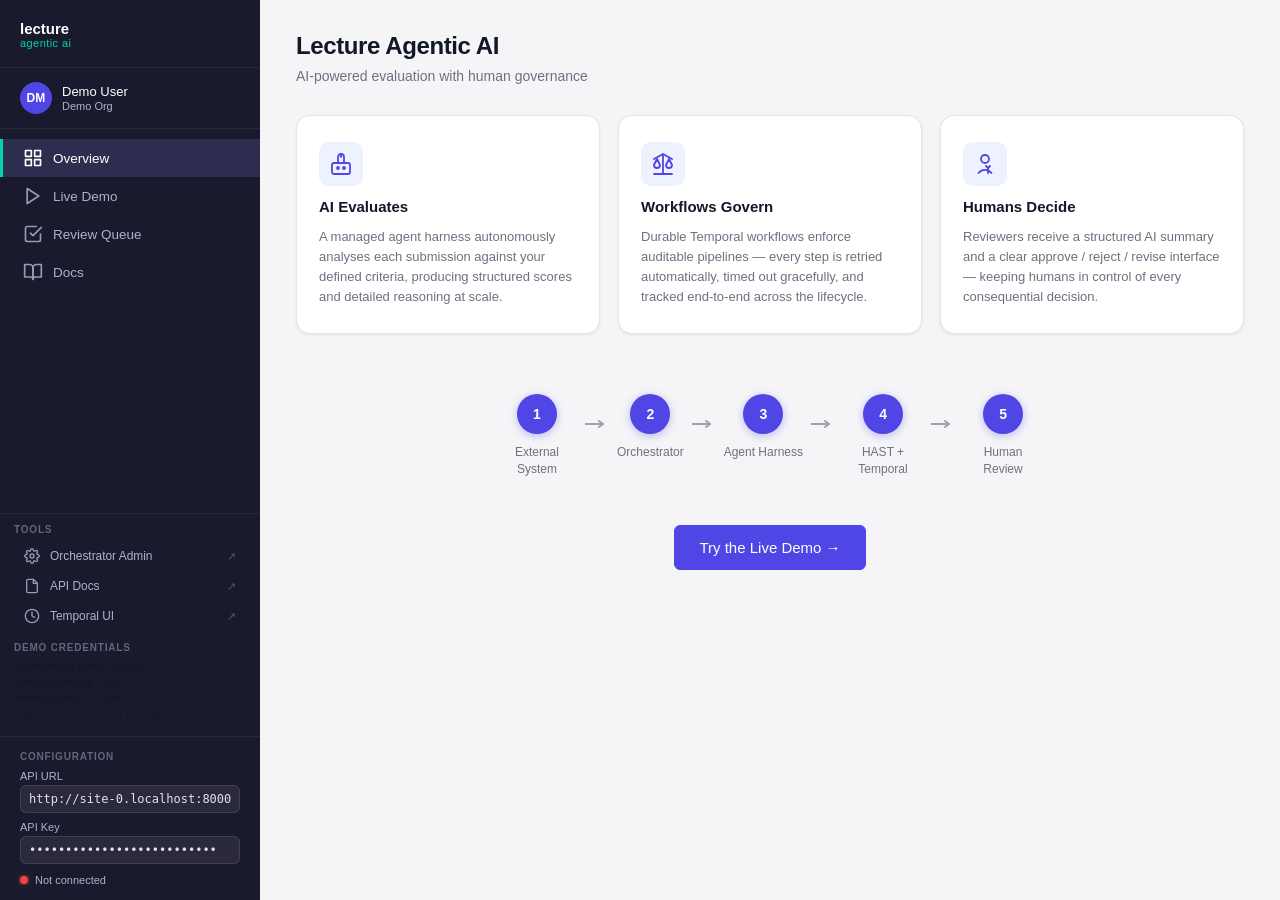
<file: demo-ui/index.html>
<!DOCTYPE html>
<html lang="en">
<head>
  <meta charset="UTF-8" />
  <meta name="viewport" content="width=device-width, initial-scale=1.0" />
  <title>Lecture Agentic AI</title>
  <link rel="stylesheet" href="styles.css?v=2" />
</head>
<body>

  <div class="app-shell">

    <!-- ===== SIDEBAR ===== -->
    <aside class="sidebar">

      <!-- Brand -->
      <div class="sidebar-brand">
        <span class="brand-name">lecture</span>
        <span class="brand-subtitle">agentic ai</span>
      </div>

      <!-- User -->
      <div class="sidebar-user">
        <div class="avatar" aria-label="Demo User avatar">DM</div>
        <div class="user-info">
          <span class="user-name">Demo User</span>
          <span class="user-org">Demo Org</span>
        </div>
      </div>

      <!-- Primary navigation -->
      <nav class="sidebar-nav" aria-label="Main navigation">
        <ul role="list">
          <li>
            <button class="nav-link active" data-section="hero" onclick="showSection('hero')" aria-current="page">
              <svg class="nav-icon" viewBox="0 0 24 24" fill="none" stroke="currentColor" stroke-width="2" stroke-linecap="round" stroke-linejoin="round" aria-hidden="true">
                <rect x="3" y="3" width="7" height="7"/><rect x="14" y="3" width="7" height="7"/>
                <rect x="14" y="14" width="7" height="7"/><rect x="3" y="14" width="7" height="7"/>
              </svg>
              Overview
            </button>
          </li>
          <li>
            <button class="nav-link" data-section="demo" onclick="showSection('demo')">
              <svg class="nav-icon" viewBox="0 0 24 24" fill="none" stroke="currentColor" stroke-width="2" stroke-linecap="round" stroke-linejoin="round" aria-hidden="true">
                <polygon points="5 3 19 12 5 21 5 3"/>
              </svg>
              Live Demo
            </button>
          </li>
          <li>
            <button class="nav-link" data-section="review" onclick="showSection('review')">
              <svg class="nav-icon" viewBox="0 0 24 24" fill="none" stroke="currentColor" stroke-width="2" stroke-linecap="round" stroke-linejoin="round" aria-hidden="true">
                <path d="M9 11l3 3L22 4"/><path d="M21 12v7a2 2 0 0 1-2 2H5a2 2 0 0 1-2-2V5a2 2 0 0 1 2-2h11"/>
              </svg>
              Review Queue
            </button>
          </li>
          <li><button class="nav-link" data-section="docs" onclick="showSection('docs')" aria-label="Documentation">
            <svg class="nav-icon" viewBox="0 0 24 24" fill="none" stroke="currentColor" stroke-width="2" stroke-linecap="round" stroke-linejoin="round"><path d="M2 3h6a4 4 0 0 1 4 4v14a3 3 0 0 0-3-3H2z"/><path d="M22 3h-6a4 4 0 0 0-4 4v14a3 3 0 0 1 3-3h7z"/></svg>
            <span class="nav-text">Docs</span>
          </button></li>
        </ul>
      </nav>

      <!-- External links -->
      <div class="sidebar-links">
        <p class="config-heading">Tools</p>
        <a class="ext-link" href="https://lecture-agentic-ai.fierro.co.uk:8443/" target="_blank" rel="noopener">
          <svg class="nav-icon" viewBox="0 0 24 24" fill="none" stroke="currentColor" stroke-width="2" stroke-linecap="round" stroke-linejoin="round"><circle cx="12" cy="12" r="3"/><path d="M19.4 15a1.65 1.65 0 0 0 .33 1.82l.06.06a2 2 0 0 1-2.83 2.83l-.06-.06a1.65 1.65 0 0 0-1.82-.33 1.65 1.65 0 0 0-1 1.51V21a2 2 0 0 1-4 0v-.09A1.65 1.65 0 0 0 9 19.4a1.65 1.65 0 0 0-1.82.33l-.06.06a2 2 0 0 1-2.83-2.83l.06-.06A1.65 1.65 0 0 0 4.68 15a1.65 1.65 0 0 0-1.51-1H3a2 2 0 0 1 0-4h.09A1.65 1.65 0 0 0 4.6 9a1.65 1.65 0 0 0-.33-1.82l-.06-.06a2 2 0 0 1 2.83-2.83l.06.06A1.65 1.65 0 0 0 9 4.68a1.65 1.65 0 0 0 1-1.51V3a2 2 0 0 1 4 0v.09a1.65 1.65 0 0 0 1 1.51 1.65 1.65 0 0 0 1.82-.33l.06-.06a2 2 0 0 1 2.83 2.83l-.06.06A1.65 1.65 0 0 0 19.4 9a1.65 1.65 0 0 0 1.51 1H21a2 2 0 0 1 0 4h-.09a1.65 1.65 0 0 0-1.51 1z"/></svg>
          <span class="nav-text">Orchestrator Admin</span>
          <span class="ext-arrow">&#8599;</span>
        </a>
        <a class="ext-link" id="linkApi" href="https://lecture-agentic-ai.fierro.co.uk:2096/docs" target="_blank" rel="noopener">
          <svg class="nav-icon" viewBox="0 0 24 24" fill="none" stroke="currentColor" stroke-width="2" stroke-linecap="round" stroke-linejoin="round"><path d="M14 2H6a2 2 0 0 0-2 2v16a2 2 0 0 0 2 2h12a2 2 0 0 0 2-2V8z"/><polyline points="14 2 14 8 20 8"/></svg>
          <span class="nav-text">API Docs</span>
          <span class="ext-arrow">&#8599;</span>
        </a>
        <a class="ext-link" href="https://lecture-agentic-ai.fierro.co.uk:2087/" target="_blank" rel="noopener">
          <svg class="nav-icon" viewBox="0 0 24 24" fill="none" stroke="currentColor" stroke-width="2" stroke-linecap="round" stroke-linejoin="round"><circle cx="12" cy="12" r="10"/><polyline points="12 6 12 12 16 14"/></svg>
          <span class="nav-text">Temporal UI</span>
          <span class="ext-arrow">&#8599;</span>
        </a>
        <p class="config-heading" style="margin-top:0.75rem">Demo credentials</p>
        <p style="font-size:0.78rem;line-height:1.45;opacity:0.78;margin:0">
          Orchestrator Admin sign-in:<br/>
          <code>demo@example.com</code><br/>
          <code>demo@example.com</code>
        </p>
        <p style="font-size:0.72rem;line-height:1.4;opacity:0.55;margin:0.4rem 0 0">
          Auto-provisioned on first boot. Not a secret.
        </p>
      </div>

      <!-- Config / connection -->
      <div class="sidebar-config">
        <p class="config-heading">Configuration</p>
        <div class="config-field">
          <label for="cfgApiUrl">API URL</label>
          <input id="cfgApiUrl" type="url" placeholder="https://api.example.com" />
        </div>
        <div class="config-field">
          <label for="cfgApiKey">API Key</label>
          <input id="cfgApiKey" type="password" placeholder="••••••••" />
        </div>
        <div class="connection-status">
          <span class="status-dot" id="statusDot" aria-label="Connection status"></span>
          <span class="status-label" id="statusLabel">Not connected</span>
        </div>
      </div>

    </aside>
    <!-- /sidebar -->

    <!-- ===== MAIN CONTENT ===== -->
    <main class="main-content" id="mainContent">

      <!-- ─── SECTION 1: OVERVIEW ─── -->
      <section id="hero" class="content-section active" aria-labelledby="heroTitle">

        <header class="section-header">
          <h1 id="heroTitle">Lecture Agentic AI</h1>
          <p class="section-subtitle">AI-powered evaluation with human governance</p>
        </header>

        <!-- Hero cards -->
        <div class="hero-cards" role="list">

          <article class="hero-card" role="listitem">
            <div class="hero-card-icon" aria-hidden="true">
              <!-- Robot / AI icon -->
              <svg viewBox="0 0 24 24" fill="none" stroke="currentColor" stroke-width="1.8" stroke-linecap="round" stroke-linejoin="round">
                <rect x="3" y="11" width="18" height="11" rx="2"/><path d="M12 2a3 3 0 0 1 3 3v6H9V5a3 3 0 0 1 3-3z"/>
                <circle cx="9" cy="16" r="1" fill="currentColor"/><circle cx="15" cy="16" r="1" fill="currentColor"/>
                <path d="M12 2v3"/>
              </svg>
            </div>
            <h2 class="hero-card-title">AI Evaluates</h2>
            <p>A managed agent harness autonomously analyses each submission against your defined criteria, producing structured scores and detailed reasoning at scale.</p>
          </article>

          <article class="hero-card" role="listitem">
            <div class="hero-card-icon" aria-hidden="true">
              <!-- Scales / governance icon -->
              <svg viewBox="0 0 24 24" fill="none" stroke="currentColor" stroke-width="1.8" stroke-linecap="round" stroke-linejoin="round">
                <path d="M12 2v20M3 7l9-5 9 5"/><path d="M6 7l-3 6a3 3 0 0 0 6 0L6 7z"/>
                <path d="M18 7l-3 6a3 3 0 0 0 6 0L18 7z"/><line x1="3" y1="22" x2="21" y2="22"/>
              </svg>
            </div>
            <h2 class="hero-card-title">Workflows Govern</h2>
            <p>Durable Temporal workflows enforce auditable pipelines — every step is retried automatically, timed out gracefully, and tracked end-to-end across the lifecycle.</p>
          </article>

          <article class="hero-card" role="listitem">
            <div class="hero-card-icon" aria-hidden="true">
              <!-- Teacher / person icon -->
              <svg viewBox="0 0 24 24" fill="none" stroke="currentColor" stroke-width="1.8" stroke-linecap="round" stroke-linejoin="round">
                <circle cx="12" cy="7" r="4"/><path d="M5.5 21a8.38 8.38 0 0 1 13 0"/>
                <path d="M17 14l-2 2-2-2"/><path d="M15 16v5"/>
              </svg>
            </div>
            <h2 class="hero-card-title">Humans Decide</h2>
            <p>Reviewers receive a structured AI summary and a clear approve / reject / revise interface — keeping humans in control of every consequential decision.</p>
          </article>

        </div>
        <!-- /hero-cards -->

        <!-- Flow diagram -->
        <div class="flow-diagram" role="img" aria-label="Pipeline flow: External System to Orchestrator to Agent Harness to HAST plus Temporal to Human Review">
          <div class="flow-step">
            <div class="flow-number" aria-hidden="true">1</div>
            <div class="flow-label">External System</div>
          </div>
          <div class="flow-arrow" aria-hidden="true">
            <svg viewBox="0 0 24 8" fill="none" stroke="currentColor" stroke-width="2" stroke-linecap="round" stroke-linejoin="round">
              <line x1="0" y1="4" x2="18" y2="4"/><polyline points="14 1 18 4 14 7"/>
            </svg>
          </div>
          <div class="flow-step">
            <div class="flow-number" aria-hidden="true">2</div>
            <div class="flow-label">Orchestrator</div>
          </div>
          <div class="flow-arrow" aria-hidden="true">
            <svg viewBox="0 0 24 8" fill="none" stroke="currentColor" stroke-width="2" stroke-linecap="round" stroke-linejoin="round">
              <line x1="0" y1="4" x2="18" y2="4"/><polyline points="14 1 18 4 14 7"/>
            </svg>
          </div>
          <div class="flow-step">
            <div class="flow-number" aria-hidden="true">3</div>
            <div class="flow-label">Agent Harness</div>
          </div>
          <div class="flow-arrow" aria-hidden="true">
            <svg viewBox="0 0 24 8" fill="none" stroke="currentColor" stroke-width="2" stroke-linecap="round" stroke-linejoin="round">
              <line x1="0" y1="4" x2="18" y2="4"/><polyline points="14 1 18 4 14 7"/>
            </svg>
          </div>
          <div class="flow-step">
            <div class="flow-number" aria-hidden="true">4</div>
            <div class="flow-label">HAST + Temporal</div>
          </div>
          <div class="flow-arrow" aria-hidden="true">
            <svg viewBox="0 0 24 8" fill="none" stroke="currentColor" stroke-width="2" stroke-linecap="round" stroke-linejoin="round">
              <line x1="0" y1="4" x2="18" y2="4"/><polyline points="14 1 18 4 14 7"/>
            </svg>
          </div>
          <div class="flow-step">
            <div class="flow-number" aria-hidden="true">5</div>
            <div class="flow-label">Human Review</div>
          </div>
        </div>
        <!-- /flow-diagram -->

        <div class="hero-cta">
          <button class="btn btn-primary btn-lg" onclick="showSection('demo')">Try the Live Demo →</button>
        </div>

      </section>
      <!-- /hero -->

      <!-- ─── SECTION 2: LIVE DEMO ─── -->
      <section id="demo" class="content-section" aria-labelledby="demoTitle">

        <header class="section-header">
          <h1 id="demoTitle">Live Demo</h1>
          <p class="section-subtitle">Submit content for AI evaluation and track it through the governance pipeline.</p>
        </header>

        <!-- Demo form card -->
        <div class="card" id="demoForm">
          <h2 class="card-title">New Submission</h2>

          <div class="form-group">
            <label for="submissionContent">Submission Content</label>
            <textarea id="submissionContent" rows="7" placeholder="Paste or type the content to be evaluated…">The rapid proliferation of large language models presents both significant opportunities and serious risks for knowledge work. On one hand, these systems dramatically lower the cost of producing fluent, coherent text, enabling organisations to scale communication and analysis at unprecedented rates. On the other hand, the same fluency can mask shallow reasoning, factual errors, and unacknowledged uncertainty. Any governance framework must therefore balance the productivity gains of AI-assisted work against the integrity requirements of consequential decisions. This submission argues that human-in-the-loop review, combined with transparent confidence scoring, is the most practical near-term approach.</textarea>
          </div>

          <div class="form-row">
            <div class="form-group form-group--grow">
              <label for="submissionCriteria">Evaluation Criteria</label>
              <input id="submissionCriteria" type="text" value="clarity, reasoning, evidence, structure" placeholder="e.g. clarity, reasoning, evidence" />
            </div>
            <div class="form-group">
              <label for="submissionType">Submission Type</label>
              <select id="submissionType">
                <option value="assessment">Assessment</option>
                <option value="clinical_review">Clinical Review</option>
                <option value="compliance">Compliance</option>
              </select>
            </div>
          </div>

          <div class="form-actions">
            <button class="btn btn-primary" id="btnSubmit" onclick="submitDemo()">Submit for AI Evaluation</button>
          </div>
        </div>
        <!-- /demoForm -->

        <!-- Pipeline visualization -->
        <div class="pipeline" id="pipeline" hidden aria-label="Evaluation pipeline progress">
          <div class="pipeline-steps">

            <div class="pipeline-step" id="stepSubmitted" data-state="waiting">
              <div class="pipeline-step-icon" aria-hidden="true">
                <svg viewBox="0 0 24 24" fill="none" stroke="currentColor" stroke-width="2" stroke-linecap="round" stroke-linejoin="round">
                  <path d="M21 15v4a2 2 0 0 1-2 2H5a2 2 0 0 1-2-2v-4"/>
                  <polyline points="17 8 12 3 7 8"/><line x1="12" y1="3" x2="12" y2="15"/>
                </svg>
              </div>
              <div class="pipeline-step-body">
                <span class="pipeline-step-label">Submitted</span>
                <span class="pipeline-step-desc" id="descSubmitted"></span>
              </div>
            </div>

            <div class="pipeline-connector" aria-hidden="true"></div>

            <div class="pipeline-step" id="stepAI" data-state="waiting">
              <div class="pipeline-step-icon" aria-hidden="true">
                <svg viewBox="0 0 24 24" fill="none" stroke="currentColor" stroke-width="2" stroke-linecap="round" stroke-linejoin="round">
                  <circle cx="12" cy="12" r="3"/>
                  <path d="M12 1v4M12 19v4M4.22 4.22l2.83 2.83M16.95 16.95l2.83 2.83M1 12h4M19 12h4M4.22 19.78l2.83-2.83M16.95 7.05l2.83-2.83"/>
                </svg>
              </div>
              <div class="pipeline-step-body">
                <span class="pipeline-step-label">AI Evaluation</span>
                <span class="pipeline-step-desc" id="descAI"></span>
              </div>
            </div>

            <div class="pipeline-connector" aria-hidden="true"></div>

            <div class="pipeline-step" id="stepHuman" data-state="waiting">
              <div class="pipeline-step-icon" aria-hidden="true">
                <svg viewBox="0 0 24 24" fill="none" stroke="currentColor" stroke-width="2" stroke-linecap="round" stroke-linejoin="round">
                  <circle cx="12" cy="7" r="4"/><path d="M5.5 21a8.38 8.38 0 0 1 13 0"/>
                </svg>
              </div>
              <div class="pipeline-step-body">
                <span class="pipeline-step-label">Human Review</span>
                <span class="pipeline-step-desc" id="descHuman"></span>
              </div>
            </div>

            <div class="pipeline-connector" aria-hidden="true"></div>

            <div class="pipeline-step" id="stepComplete" data-state="waiting">
              <div class="pipeline-step-icon" aria-hidden="true">
                <svg viewBox="0 0 24 24" fill="none" stroke="currentColor" stroke-width="2" stroke-linecap="round" stroke-linejoin="round">
                  <path d="M22 11.08V12a10 10 0 1 1-5.93-9.14"/>
                  <polyline points="22 4 12 14.01 9 11.01"/>
                </svg>
              </div>
              <div class="pipeline-step-body">
                <span class="pipeline-step-label">Complete</span>
                <span class="pipeline-step-desc" id="descComplete"></span>
              </div>
            </div>

          </div>
        </div>
        <!-- /pipeline -->

        <!-- AI evaluation result card -->
        <div class="card" id="evalCard" hidden>
          <h2 class="card-title">AI Evaluation</h2>
          <div id="evalCardBody">
            <!-- Populated by app.js -->
          </div>
        </div>

        <!-- Inline review panel -->
        <div class="card card--review" id="reviewInline" hidden>
          <h2 class="card-title">Human Review Decision</h2>
          <div class="review-actions">
            <button class="btn btn-approve" id="btnApprove" onclick="submitReview('approved')">
              <svg viewBox="0 0 24 24" fill="none" stroke="currentColor" stroke-width="2" stroke-linecap="round" stroke-linejoin="round" aria-hidden="true">
                <polyline points="20 6 9 17 4 12"/>
              </svg>
              Approve
            </button>
            <button class="btn btn-reject" id="btnReject" onclick="submitReview('rejected')">
              <svg viewBox="0 0 24 24" fill="none" stroke="currentColor" stroke-width="2" stroke-linecap="round" stroke-linejoin="round" aria-hidden="true">
                <line x1="18" y1="6" x2="6" y2="18"/><line x1="6" y1="6" x2="18" y2="18"/>
              </svg>
              Reject
            </button>
            <button class="btn btn-revision" id="btnRevision" onclick="submitReview('revision_requested')">
              <svg viewBox="0 0 24 24" fill="none" stroke="currentColor" stroke-width="2" stroke-linecap="round" stroke-linejoin="round" aria-hidden="true">
                <polyline points="1 4 1 10 7 10"/><path d="M3.51 15a9 9 0 1 0 .49-3.5"/>
              </svg>
              Request Revision
            </button>
          </div>
          <div class="form-group">
            <label for="reviewNotes">Reviewer Notes <span class="label-optional">(optional)</span></label>
            <textarea id="reviewNotes" rows="3" placeholder="Add context or instructions for the submitter…"></textarea>
          </div>
        </div>
        <!-- /reviewInline -->

        <!-- Final result card -->
        <div class="card card--result" id="resultCard" hidden>
          <h2 class="card-title">Result</h2>
          <div id="resultCardBody">
            <!-- Populated by app.js -->
          </div>
        </div>

        <!-- New demo button -->
        <div class="demo-reset" id="btnNewDemoWrap" hidden>
          <button class="btn btn-secondary" id="btnNewDemo" onclick="resetDemo()">Start New Demo</button>
        </div>

      </section>
      <!-- /demo -->

      <!-- ─── SECTION 3: REVIEW QUEUE ─── -->
      <section id="review" class="content-section" aria-labelledby="reviewTitle">

        <header class="section-header">
          <h1 id="reviewTitle">Review Queue</h1>
          <p class="section-subtitle">Pending and completed review decisions across all submissions.</p>
        </header>

        <div class="review-layout">

          <!-- Left column: filter tabs + list -->
          <div class="review-list-col">

            <div class="filter-tabs" role="tablist" aria-label="Filter submissions">
              <button class="filter-tab active" role="tab" aria-selected="true"  data-filter="pending"  onclick="filterReview('pending')">Pending</button>
              <button class="filter-tab"        role="tab" aria-selected="false" data-filter="approved" onclick="filterReview('approved')">Approved</button>
              <button class="filter-tab"        role="tab" aria-selected="false" data-filter="rejected" onclick="filterReview('rejected')">Rejected</button>
              <button class="filter-tab"        role="tab" aria-selected="false" data-filter="all"      onclick="filterReview('all')">All</button>
            </div>

            <div class="review-list-scroll" role="tabpanel" aria-label="Submission list">
              <ul class="review-list" id="reviewList" role="list">
                <!-- Populated by app.js -->
              </ul>
            </div>

          </div>
          <!-- /review-list-col -->

          <!-- Right column: detail panel -->
          <aside class="review-detail-col" aria-label="Submission detail">
            <div class="review-detail" id="reviewDetail">
              <div class="review-detail-placeholder">
                <svg viewBox="0 0 24 24" fill="none" stroke="currentColor" stroke-width="1.5" stroke-linecap="round" stroke-linejoin="round" aria-hidden="true">
                  <path d="M14 2H6a2 2 0 0 0-2 2v16a2 2 0 0 0 2 2h12a2 2 0 0 0 2-2V8z"/>
                  <polyline points="14 2 14 8 20 8"/>
                  <line x1="16" y1="13" x2="8" y2="13"/>
                  <line x1="16" y1="17" x2="8" y2="17"/>
                  <polyline points="10 9 9 9 8 9"/>
                </svg>
                <p>Select a submission from the list to view details.</p>
              </div>
            </div>
          </aside>
          <!-- /review-detail-col -->

        </div>
        <!-- /review-layout -->

      </section>
      <!-- /review -->

      <!-- ===== SECTION 4 — DOCUMENTATION ===== -->
      <section id="docs" class="content-section">
        <div class="section-header">
          <h1 class="section-title">Documentation</h1>
          <p class="section-subtitle">Integration guides and API reference</p>
        </div>

        <div class="docs-grid">
          <div class="card docs-card">
            <h3>Quick Start</h3>
            <p>Get the platform running locally in 3 commands:</p>
            <pre class="docs-code"><code>git clone &lt;repo-url&gt; &amp;&amp; cd lecture-agentic-ai
cp .env.example .env    # Fill in API keys
docker compose up --build</code></pre>
            <p>Services will be available at:</p>
            <ul class="docs-list">
              <li><strong>Demo UI</strong> — <code>http://localhost:3200</code></li>
              <li><strong>Orchestrator Admin</strong> — <code>http://localhost:3100</code></li>
              <li><strong>HAST API + Swagger</strong> — <code>http://localhost:8000/docs</code></li>
              <li><strong>Temporal UI</strong> — <code>http://localhost:8233</code></li>
            </ul>
          </div>

          <div class="card docs-card">
            <h3>LMS Integration</h3>
            <p>Connect your Learning Management System to submit evaluations automatically:</p>
            <pre class="docs-code"><code>POST /api/submissions
Authorization: Bearer $HAST_API_KEY
Content-Type: application/json

{
  "submission_type": "assessment",
  "entity_id": "student-12345",
  "content": "Essay text here...",
  "criteria": "Rubric criteria...",
  "context": {"course_id": "CS-101"}
}</code></pre>
            <p>The submission enters a Temporal workflow and waits for human review. Poll <code>GET /api/submissions/{id}</code> for status updates.</p>
          </div>

          <div class="card docs-card">
            <h3>Review Decision API</h3>
            <p>Approve, reject, or request revision on any pending submission:</p>
            <pre class="docs-code"><code>POST /api/submissions/{id}/review
Authorization: Bearer $HAST_API_KEY
Content-Type: application/json

{
  "decision": "approved",
  "reviewer_notes": "Well-structured analysis.",
  "adjusted_score": 85
}</code></pre>
            <p>Valid decisions: <code>approved</code>, <code>rejected</code>, <code>revision_requested</code></p>
          </div>

          <div class="card docs-card">
            <h3>Webhook Notifications</h3>
            <p>Get notified when submissions are ready for review or about to expire:</p>
            <pre class="docs-code"><code># Set in .env or docker-compose.yml:
NOTIFICATION_WEBHOOK_URL=https://your-system.com/webhook

# Payload sent on review_ready:
{
  "event": "review_ready",
  "submission_id": "abc-123",
  "deadline": "2026-04-08T12:00:00",
  "review_url": "/submissions/abc-123"
}</code></pre>
          </div>

          <div class="card docs-card">
            <h3>Architecture</h3>
            <p>The platform separates AI evaluation from human governance:</p>
            <ol class="docs-list">
              <li><strong>External System</strong> — LMS, portal, or API sends a submission</li>
              <li><strong>Orchestrator</strong> — Creates an issue, triggers the agent's next heartbeat</li>
              <li><strong>Agent Harness</strong> — Runs the LLM evaluation (GLM-5) and produces structured feedback</li>
              <li><strong>HAST + Temporal</strong> — Durable workflow waits for human approval (up to 7 days)</li>
              <li><strong>Human Review</strong> — Approve, reject, or request revision</li>
            </ol>
            <p>See <a href="https://github.com/fierro-ltd/lecture-agentic-ai" target="_blank">GitHub repository</a> for full documentation.</p>
          </div>

          <div class="card docs-card">
            <h3>Company Templates</h3>
            <p>Deploy with industry-specific agent configurations:</p>
            <table class="docs-table">
              <thead><tr><th>Industry</th><th>Template</th><th>Agents</th></tr></thead>
              <tbody>
                <tr><td>Education</td><td><code>higher-ed</code></td><td>Assessment Quality, Curriculum Compliance, Knowledge Curator</td></tr>
                <tr><td>Healthcare</td><td><code>healthcare</code></td><td>Documentation Quality, Healthcare Compliance</td></tr>
                <tr><td>Government</td><td><em>planned</em></td><td><em>planned</em></td></tr>
              </tbody>
            </table>
          </div>
        </div>
      </section>

    </main>
    <!-- /main-content -->

  </div>
  <!-- /app-shell -->

  <!-- Toast container -->
  <div class="toast-container" id="toastContainer" aria-live="polite" aria-atomic="true">
    <!-- Toasts injected by app.js -->
  </div>

  <script src="app.js?v=2"></script>
</body>
</html>
</file>
<file: demo-ui/styles.css>
/* =============================================================
   Lecture Agentic AI — Demo UI Design System
   Inspired by Lecture's visual language
   ============================================================= */

/* ─── CSS Variables ─────────────────────────────────────────── */
:root {
  --sidebar-bg: #1a1a2e;
  --sidebar-hover: #252542;
  --sidebar-active: #2d2d50;
  --sidebar-text: #b0b0c8;
  --sidebar-text-active: #ffffff;

  --content-bg: #f5f5f7;
  --card-bg: #ffffff;
  --card-border: #e5e5ea;
  --card-shadow: 0 1px 3px rgba(0, 0, 0, 0.08);

  --primary: #4f46e5;
  --primary-hover: #4338ca;
  --primary-light: #eef2ff;
  --teal: #00d4aa;
  --teal-dim: #00a882;

  --green: #22c55e;
  --green-bg: #f0fdf4;
  --red: #ef4444;
  --red-bg: #fef2f2;
  --yellow: #eab308;
  --yellow-bg: #fefce8;
  --orange: #f97316;
  --orange-bg: #fff7ed;

  --text-primary: #111827;
  --text-secondary: #6b7280;
  --text-muted: #9ca3af;

  --font-sans: -apple-system, BlinkMacSystemFont, "Segoe UI", "Inter", sans-serif;
  --font-mono: "SF Mono", "Fira Code", monospace;

  --radius-sm: 6px;
  --radius-md: 10px;
  --radius-lg: 14px;
  --transition: 150ms ease;
}

/* ─── Reset & Base ──────────────────────────────────────────── */
*,
*::before,
*::after {
  box-sizing: border-box;
  margin: 0;
  padding: 0;
}

html,
body {
  height: 100%;
  font-family: var(--font-sans);
  font-size: 14px;
  color: var(--text-primary);
  background: var(--content-bg);
  -webkit-font-smoothing: antialiased;
  -moz-osx-font-smoothing: grayscale;
}

ul[role="list"] {
  list-style: none;
}

/* ─── App Shell ─────────────────────────────────────────────── */
.app-shell {
  display: flex;
  flex-direction: row;
  height: 100vh;
  overflow: hidden;
}

/* ─── Sidebar ───────────────────────────────────────────────── */
.sidebar {
  width: 260px;
  min-width: 260px;
  height: 100vh;
  background: var(--sidebar-bg);
  display: flex;
  flex-direction: column;
  overflow: hidden;
  position: fixed;
  left: 0;
  top: 0;
  z-index: 100;
  transition: width var(--transition);
}

/* Brand logo */
.sidebar-brand {
  display: flex;
  flex-direction: column;
  padding: 20px 20px 18px;
  border-bottom: 1px solid rgba(255, 255, 255, 0.06);
  flex-shrink: 0;
}

.brand-name {
  font-size: 15px;
  font-weight: 600;
  color: #ffffff;
  white-space: nowrap;
}

.brand-subtitle {
  font-size: 11px;
  font-weight: 500;
  color: var(--teal);
  letter-spacing: 0.04em;
  text-transform: lowercase;
  white-space: nowrap;
}

/* User avatar */
.sidebar-user {
  display: flex;
  align-items: center;
  gap: 10px;
  padding: 14px 20px;
  border-bottom: 1px solid rgba(255, 255, 255, 0.06);
  flex-shrink: 0;
}

.avatar {
  width: 32px;
  height: 32px;
  min-width: 32px;
  background: var(--primary);
  border-radius: 50%;
  display: flex;
  align-items: center;
  justify-content: center;
  font-size: 12px;
  font-weight: 600;
  color: #fff;
  letter-spacing: 0.02em;
}

.user-info {
  overflow: hidden;
  display: flex;
  flex-direction: column;
}

.user-name {
  font-size: 13px;
  font-weight: 500;
  color: var(--sidebar-text-active);
  white-space: nowrap;
  overflow: hidden;
  text-overflow: ellipsis;
}

.user-org {
  font-size: 11px;
  color: var(--sidebar-text);
  white-space: nowrap;
  overflow: hidden;
  text-overflow: ellipsis;
  margin-top: 1px;
}

/* Navigation */
.sidebar-nav {
  flex: 1;
  overflow-y: auto;
  padding: 10px 0;
  scrollbar-width: none;
}

.sidebar-nav::-webkit-scrollbar {
  display: none;
}

.sidebar-nav ul {
  list-style: none;
}

.nav-link {
  display: flex;
  align-items: center;
  gap: 10px;
  width: 100%;
  padding: 9px 20px;
  cursor: pointer;
  transition: background var(--transition), color var(--transition);
  border: none;
  border-left: 3px solid transparent;
  color: var(--sidebar-text);
  background: transparent;
  font-size: 13.5px;
  font-weight: 450;
  font-family: var(--font-sans);
  user-select: none;
  text-decoration: none;
  text-align: left;
}

.nav-link:hover {
  background: var(--sidebar-hover);
  color: #d0d0e8;
}

.nav-link.active {
  background: var(--sidebar-active);
  color: var(--sidebar-text-active);
  border-left-color: var(--teal);
  font-weight: 500;
}

.nav-icon {
  width: 20px;
  height: 20px;
  flex-shrink: 0;
  opacity: 0.85;
}

.nav-link.active .nav-icon {
  opacity: 1;
}

/* External links */
.sidebar-links {
  padding: 10px 14px;
  border-top: 1px solid rgba(255, 255, 255, 0.06);
}
.sidebar-links .config-heading {
  margin-bottom: 6px;
}
.ext-link {
  display: flex;
  align-items: center;
  gap: 10px;
  padding: 7px 10px;
  border-radius: var(--radius-sm);
  color: var(--sidebar-text);
  text-decoration: none;
  font-size: 0.85rem;
  transition: background var(--transition), color var(--transition);
}
.ext-link:hover {
  background: var(--sidebar-hover);
  color: #fff;
}
.ext-link .nav-icon {
  width: 16px;
  height: 16px;
  flex-shrink: 0;
}
.ext-link .ext-arrow {
  margin-left: auto;
  font-size: 0.75rem;
  opacity: 0.4;
}

/* Config section */
.sidebar-config {
  padding: 14px 20px;
  border-top: 1px solid rgba(255, 255, 255, 0.06);
  flex-shrink: 0;
}

.config-heading {
  font-size: 10px;
  font-weight: 600;
  letter-spacing: 0.08em;
  text-transform: uppercase;
  color: rgba(176, 176, 200, 0.5);
  margin-bottom: 8px;
}

.config-field {
  margin-bottom: 8px;
}

.config-field label {
  font-size: 11px;
  color: var(--sidebar-text);
  margin-bottom: 3px;
  display: block;
}

.config-field input {
  width: 100%;
  background: rgba(255, 255, 255, 0.07);
  border: 1px solid rgba(255, 255, 255, 0.1);
  border-radius: var(--radius-sm);
  padding: 6px 8px;
  font-size: 12px;
  color: #e0e0f0;
  font-family: var(--font-mono);
  outline: none;
  transition: border-color var(--transition);
}

.config-field input:focus {
  border-color: rgba(79, 70, 229, 0.6);
}

.config-field input::placeholder {
  color: rgba(176, 176, 200, 0.35);
}

/* Connection status */
.connection-status {
  display: flex;
  align-items: center;
  gap: 7px;
  margin-top: 10px;
}

.status-dot {
  width: 8px;
  height: 8px;
  border-radius: 50%;
  flex-shrink: 0;
  background: var(--text-muted);
}

.status-dot--ok {
  background: var(--green);
  box-shadow: 0 0 0 2px rgba(34, 197, 94, 0.2);
}

.status-dot--error {
  background: var(--red);
  box-shadow: 0 0 0 2px rgba(239, 68, 68, 0.2);
}

.status-dot--checking {
  background: var(--yellow);
  box-shadow: 0 0 0 2px rgba(234, 179, 8, 0.2);
  animation: pulse 1s ease-in-out infinite;
}

.status-label {
  font-size: 11px;
  color: var(--sidebar-text);
}

/* ─── Content Area ──────────────────────────────────────────── */
.main-content {
  margin-left: 260px;
  flex: 1;
  height: 100vh;
  overflow-y: auto;
  background: var(--content-bg);
  padding: 32px 36px;
  scrollbar-width: thin;
  scrollbar-color: #ddd transparent;
}

.main-content::-webkit-scrollbar {
  width: 5px;
}

.main-content::-webkit-scrollbar-track {
  background: transparent;
}

.main-content::-webkit-scrollbar-thumb {
  background: #d1d5db;
  border-radius: 10px;
}

/* ─── Sections ──────────────────────────────────────────────── */
.content-section {
  display: none;
}

.content-section.active {
  display: block;
}

.section-header {
  margin-bottom: 28px;
}

.section-header h1 {
  font-size: 24px;
  font-weight: 700;
  color: var(--text-primary);
  letter-spacing: -0.4px;
  line-height: 1.2;
}

.section-subtitle {
  font-size: 14px;
  color: var(--text-secondary);
  margin-top: 5px;
  line-height: 1.5;
}

/* ─── Cards ─────────────────────────────────────────────────── */
.card {
  background: var(--card-bg);
  border: 1px solid var(--card-border);
  border-radius: var(--radius-lg);
  box-shadow: var(--card-shadow);
  padding: 24px;
  margin-bottom: 20px;
}

.card--review {
  border-left: 4px solid var(--primary);
}

.card--result {
  border-left: 4px solid var(--card-border);
}

.card-title {
  font-size: 15px;
  font-weight: 600;
  color: var(--text-primary);
  margin-bottom: 16px;
}

/* ─── Hero Section ──────────────────────────────────────────── */
.hero-cards {
  display: grid;
  grid-template-columns: repeat(3, 1fr);
  gap: 18px;
  margin-bottom: 32px;
}

.hero-card {
  background: var(--card-bg);
  border: 1px solid var(--card-border);
  border-radius: var(--radius-lg);
  box-shadow: var(--card-shadow);
  padding: 26px 22px;
  display: flex;
  flex-direction: column;
  align-items: flex-start;
  gap: 12px;
  transition: box-shadow var(--transition), transform var(--transition);
  cursor: default;
}

.hero-card:hover {
  box-shadow: 0 8px 24px rgba(0, 0, 0, 0.1);
  transform: translateY(-2px);
}

.hero-card-icon {
  width: 44px;
  height: 44px;
  border-radius: var(--radius-md);
  background: var(--primary-light);
  display: flex;
  align-items: center;
  justify-content: center;
}

.hero-card-icon svg {
  width: 24px;
  height: 24px;
  color: var(--primary);
}

.hero-card-title {
  font-size: 15px;
  font-weight: 600;
  color: var(--text-primary);
}

.hero-card p {
  font-size: 13px;
  color: var(--text-secondary);
  line-height: 1.55;
}

/* Flow diagram */
.flow-diagram {
  display: flex;
  align-items: flex-start;
  justify-content: center;
  gap: 0;
  padding: 28px 0 20px;
  flex-wrap: nowrap;
  overflow-x: auto;
}

.flow-step {
  display: flex;
  flex-direction: column;
  align-items: center;
  gap: 10px;
  flex-shrink: 0;
}

.flow-number {
  width: 40px;
  height: 40px;
  border-radius: 50%;
  background: var(--primary);
  display: flex;
  align-items: center;
  justify-content: center;
  color: #fff;
  font-size: 14px;
  font-weight: 700;
  box-shadow: 0 2px 8px rgba(79, 70, 229, 0.35);
}

.flow-label {
  font-size: 12px;
  font-weight: 500;
  color: var(--text-secondary);
  text-align: center;
  max-width: 80px;
  line-height: 1.35;
}

.flow-arrow {
  margin: 0 8px;
  align-self: center;
  flex-shrink: 0;
  color: var(--text-muted);
  padding-bottom: 26px;
}

.flow-arrow svg {
  width: 24px;
  height: 8px;
}

/* CTA */
.hero-cta {
  display: flex;
  justify-content: center;
  margin-top: 28px;
}

/* ─── Buttons ────────────────────────────────────────────────── */
.btn {
  display: inline-flex;
  align-items: center;
  gap: 7px;
  padding: 9px 18px;
  border-radius: var(--radius-sm);
  font-size: 13.5px;
  font-weight: 500;
  font-family: var(--font-sans);
  cursor: pointer;
  border: 1px solid transparent;
  transition: background var(--transition), box-shadow var(--transition), opacity var(--transition);
  text-decoration: none;
  white-space: nowrap;
  line-height: 1.4;
}

.btn:disabled {
  opacity: 0.5;
  cursor: not-allowed;
}

.btn svg {
  width: 16px;
  height: 16px;
  flex-shrink: 0;
}

.btn-primary {
  background: var(--primary);
  color: #fff;
  border-color: var(--primary);
}

.btn-primary:hover:not(:disabled) {
  background: var(--primary-hover);
  border-color: var(--primary-hover);
  box-shadow: 0 2px 8px rgba(79, 70, 229, 0.3);
}

.btn-secondary {
  background: transparent;
  color: var(--primary);
  border-color: var(--primary);
}

.btn-secondary:hover:not(:disabled) {
  background: var(--primary-light);
}

.btn-lg {
  padding: 11px 24px;
  font-size: 15px;
}

.btn-approve {
  background: var(--green);
  color: #fff;
  border-color: var(--green);
}

.btn-approve:hover:not(:disabled) {
  background: #16a34a;
  border-color: #16a34a;
  box-shadow: 0 2px 8px rgba(34, 197, 94, 0.3);
}

.btn-reject {
  background: var(--red);
  color: #fff;
  border-color: var(--red);
}

.btn-reject:hover:not(:disabled) {
  background: #dc2626;
  border-color: #dc2626;
  box-shadow: 0 2px 8px rgba(239, 68, 68, 0.3);
}

.btn-revision {
  background: var(--orange);
  color: #fff;
  border-color: var(--orange);
}

.btn-revision:hover:not(:disabled) {
  background: #ea6c04;
  border-color: #ea6c04;
  box-shadow: 0 2px 8px rgba(249, 115, 22, 0.3);
}

/* ─── Form Styling ──────────────────────────────────────────── */
.form-group {
  margin-bottom: 16px;
}

.form-group--grow {
  flex: 1;
}

.form-group label {
  display: block;
  font-size: 13px;
  font-weight: 500;
  color: var(--text-primary);
  margin-bottom: 5px;
}

.label-optional {
  font-weight: 400;
  color: var(--text-muted);
  font-size: 12px;
}

.form-row {
  display: grid;
  grid-template-columns: 1fr 1fr;
  gap: 14px;
  margin-bottom: 16px;
}

.form-group input[type="text"],
.form-group input[type="url"],
.form-group input[type="password"],
.form-group textarea,
.form-group select {
  width: 100%;
  padding: 9px 12px;
  font-size: 13.5px;
  font-family: var(--font-sans);
  color: var(--text-primary);
  background: #fff;
  border: 1px solid var(--card-border);
  border-radius: var(--radius-sm);
  outline: none;
  transition: border-color var(--transition), box-shadow var(--transition);
}

.form-group input:focus,
.form-group textarea:focus,
.form-group select:focus {
  border-color: var(--primary);
  box-shadow: 0 0 0 3px rgba(79, 70, 229, 0.1);
}

.form-group input::placeholder,
.form-group textarea::placeholder {
  color: var(--text-muted);
}

.form-group textarea {
  resize: vertical;
  min-height: 80px;
  line-height: 1.55;
}

.form-group select {
  appearance: none;
  -webkit-appearance: none;
  background-image: url("data:image/svg+xml,%3Csvg xmlns='http://www.w3.org/2000/svg' width='12' height='8' viewBox='0 0 12 8'%3E%3Cpath d='M1 1l5 5 5-5' stroke='%236b7280' stroke-width='1.5' fill='none' stroke-linecap='round' stroke-linejoin='round'/%3E%3C/svg%3E");
  background-repeat: no-repeat;
  background-position: right 12px center;
  padding-right: 34px;
  cursor: pointer;
}

.form-actions {
  display: flex;
  gap: 10px;
  justify-content: flex-end;
  margin-top: 20px;
  padding-top: 18px;
  border-top: 1px solid var(--card-border);
}

/* ─── Pipeline ──────────────────────────────────────────────── */
.pipeline {
  margin-bottom: 20px;
}

.pipeline-steps {
  display: flex;
  align-items: flex-start;
  gap: 0;
}

.pipeline-step {
  display: flex;
  align-items: flex-start;
  gap: 10px;
  padding: 14px 16px;
  flex: 1;
  min-width: 0;
}

.pipeline-connector {
  width: 2px;
  min-width: 2px;
  background: var(--card-border);
  align-self: stretch;
  margin: 8px 0;
  border-radius: 2px;
}

.pipeline-step.complete + .pipeline-connector {
  background: var(--green);
}

.pipeline-step.active + .pipeline-connector {
  background: linear-gradient(to right, var(--primary), var(--card-border));
}

.pipeline-step-icon {
  width: 36px;
  height: 36px;
  min-width: 36px;
  border-radius: 50%;
  background: #f3f4f6;
  display: flex;
  align-items: center;
  justify-content: center;
  transition: background var(--transition), color var(--transition);
  flex-shrink: 0;
}

.pipeline-step-icon svg {
  width: 18px;
  height: 18px;
}

.pipeline-step.waiting .pipeline-step-icon {
  background: #f3f4f6;
  color: var(--text-muted);
}

.pipeline-step.active .pipeline-step-icon {
  background: var(--primary-light);
  color: var(--primary);
  animation: pulse 1.5s ease-in-out infinite;
}

.pipeline-step.complete .pipeline-step-icon {
  background: var(--green-bg);
  color: var(--green);
}

.pipeline-step-body {
  flex: 1;
  padding-top: 2px;
  min-width: 0;
}

.pipeline-step-label {
  display: block;
  font-size: 13.5px;
  font-weight: 600;
  color: var(--text-primary);
  margin-bottom: 2px;
}

.pipeline-step.waiting .pipeline-step-label {
  color: var(--text-muted);
  font-weight: 500;
}

.pipeline-step.active .pipeline-step-label {
  color: var(--primary);
}

.pipeline-step.complete .pipeline-step-label {
  color: var(--text-primary);
}

.pipeline-step-desc {
  display: block;
  font-size: 12px;
  color: var(--text-secondary);
  line-height: 1.45;
}

.pipeline-step.waiting .pipeline-step-desc {
  color: var(--text-muted);
}

/* ─── Evaluation Display ────────────────────────────────────── */
.eval-score {
  display: flex;
  align-items: baseline;
  gap: 4px;
  padding-bottom: 20px;
  border-bottom: 1px solid var(--card-border);
  margin-bottom: 20px;
}

.eval-score-number {
  font-size: 48px;
  font-weight: 800;
  color: var(--primary);
  line-height: 1;
  letter-spacing: -2px;
}

.eval-score-label {
  font-size: 18px;
  font-weight: 500;
  color: var(--text-muted);
}

/* Criteria breakdown */
.eval-criteria {
  margin-bottom: 18px;
}

.eval-criteria h3 {
  font-size: 12px;
  font-weight: 600;
  text-transform: uppercase;
  letter-spacing: 0.06em;
  color: var(--text-muted);
  margin-bottom: 8px;
}

.eval-criteria-list {
  list-style: none;
  display: flex;
  flex-direction: column;
  gap: 6px;
}

.eval-criteria-list li {
  display: flex;
  align-items: center;
  justify-content: space-between;
  font-size: 13px;
  color: var(--text-secondary);
  padding: 6px 10px;
  background: #f9f9fb;
  border-radius: var(--radius-sm);
}

.eval-criterion-name {
  font-weight: 500;
  text-transform: capitalize;
}

.eval-criterion-score {
  font-weight: 700;
  color: var(--primary);
  font-family: var(--font-mono);
}

/* Strengths / Weaknesses */
.eval-list {
  margin-bottom: 18px;
}

.eval-list h3 {
  font-size: 12px;
  font-weight: 600;
  text-transform: uppercase;
  letter-spacing: 0.06em;
  color: var(--text-muted);
  margin-bottom: 8px;
}

.eval-list ul {
  list-style: none;
  display: flex;
  flex-direction: column;
  gap: 6px;
}

.eval-list ul li {
  font-size: 13px;
  color: var(--text-secondary);
  line-height: 1.45;
  padding: 4px 0;
}

.eval-list--strengths ul li {
  color: #15803d;
}

.eval-list--weaknesses ul li {
  color: #b91c1c;
}

/* Feedback */
.eval-feedback {
  background: #f9f9fb;
  border-left: 3px solid var(--primary);
  border-radius: 0 var(--radius-sm) var(--radius-sm) 0;
  padding: 14px 18px;
  font-size: 13.5px;
  color: var(--text-secondary);
  line-height: 1.6;
  font-style: italic;
  margin-top: 8px;
}

/* ─── Review Actions ────────────────────────────────────────── */
.review-actions {
  display: flex;
  gap: 10px;
  margin-bottom: 16px;
}

.review-actions .btn {
  flex: 1;
  justify-content: center;
}

/* ─── Result Display ────────────────────────────────────────── */
.result-decision {
  display: inline-flex;
  align-items: center;
  padding: 12px 20px;
  border-radius: var(--radius-md);
  font-weight: 600;
  font-size: 14px;
  margin-bottom: 12px;
}

.result-decision-label {
  text-transform: uppercase;
  letter-spacing: 0.05em;
}

.result-decision--approved {
  background: var(--green-bg);
  color: #15803d;
  border: 1px solid #bbf7d0;
}

.result-decision--rejected {
  background: var(--red-bg);
  color: #b91c1c;
  border: 1px solid #fecaca;
}

.result-decision--revision_requested {
  background: var(--orange-bg);
  color: #c2410c;
  border: 1px solid #fed7aa;
}

.result-notes {
  margin-top: 12px;
}

.result-notes h3 {
  font-size: 12px;
  font-weight: 600;
  text-transform: uppercase;
  letter-spacing: 0.06em;
  color: var(--text-muted);
  margin-bottom: 6px;
}

.result-notes p {
  font-size: 13.5px;
  color: var(--text-primary);
  line-height: 1.5;
}

/* Demo reset */
.demo-reset {
  display: flex;
  justify-content: center;
  margin-top: 24px;
}

/* ─── Review Queue Section ───────────────────────────────────── */
.review-layout {
  display: flex;
  gap: 20px;
  align-items: flex-start;
  min-height: calc(100vh - 180px);
}

.review-list-col {
  width: 340px;
  min-width: 300px;
  display: flex;
  flex-direction: column;
  gap: 12px;
}

.review-detail-col {
  flex: 1;
  overflow-y: auto;
}

/* Filter tabs */
.filter-tabs {
  display: flex;
  gap: 6px;
  flex-wrap: wrap;
}

.filter-tab {
  padding: 6px 14px;
  border-radius: 20px;
  font-size: 12.5px;
  font-weight: 500;
  cursor: pointer;
  border: 1px solid var(--card-border);
  background: var(--card-bg);
  color: var(--text-secondary);
  font-family: var(--font-sans);
  transition: background var(--transition), color var(--transition), border-color var(--transition);
}

.filter-tab:hover {
  background: #f3f4f6;
  color: var(--text-primary);
}

.filter-tab.active {
  background: var(--primary);
  color: #fff;
  border-color: var(--primary);
}

/* Review list scroll area */
.review-list-scroll {
  max-height: calc(100vh - 280px);
  overflow-y: auto;
  scrollbar-width: thin;
  scrollbar-color: #ddd transparent;
}

/* Review list */
.review-list {
  display: flex;
  flex-direction: column;
  gap: 8px;
  list-style: none;
}

.review-list-item {
  list-style: none;
}

.review-list-btn {
  display: block;
  width: 100%;
  background: var(--card-bg);
  border: 1px solid var(--card-border);
  border-radius: var(--radius-md);
  padding: 13px 15px;
  cursor: pointer;
  text-align: left;
  font-family: var(--font-sans);
  transition: border-color var(--transition), box-shadow var(--transition), background var(--transition);
}

.review-list-btn:hover {
  border-color: #c7d2fe;
  box-shadow: 0 2px 8px rgba(0, 0, 0, 0.06);
}

.review-list-row {
  display: flex;
  align-items: center;
  justify-content: space-between;
  gap: 8px;
  margin-bottom: 5px;
}

.review-list-score {
  font-size: 12px;
  font-weight: 600;
  color: var(--primary);
  font-family: var(--font-mono);
}

.review-list-entity {
  font-size: 13px;
  font-weight: 600;
  color: var(--text-primary);
  white-space: nowrap;
  overflow: hidden;
  text-overflow: ellipsis;
  margin-bottom: 4px;
}

.review-list-content {
  font-size: 12px;
  color: var(--text-secondary);
  line-height: 1.45;
  display: -webkit-box;
  -webkit-line-clamp: 2;
  -webkit-box-orient: vertical;
  overflow: hidden;
  margin-bottom: 4px;
}

.review-list-date {
  font-size: 11px;
  color: var(--text-muted);
}

.review-list-loading,
.review-list-error,
.review-list-empty {
  padding: 32px 16px;
  text-align: center;
  color: var(--text-muted);
  font-size: 13px;
  list-style: none;
}

.review-list-error {
  color: var(--red);
}

/* Status badges — BEM double-dash modifiers */
.badge {
  display: inline-flex;
  align-items: center;
  padding: 2px 9px;
  border-radius: 12px;
  font-size: 11px;
  font-weight: 600;
  white-space: nowrap;
  flex-shrink: 0;
  text-transform: capitalize;
}

.badge--review,
.badge--pending,
.badge--evaluating {
  background: var(--yellow-bg);
  color: #92400e;
  border: 1px solid #fde68a;
}

.badge--approved {
  background: var(--green-bg);
  color: #15803d;
  border: 1px solid #bbf7d0;
}

.badge--rejected {
  background: var(--red-bg);
  color: #b91c1c;
  border: 1px solid #fecaca;
}

.badge--revision_requested,
.badge--expired {
  background: var(--orange-bg);
  color: #c2410c;
  border: 1px solid #fed7aa;
}

.badge--unknown {
  background: #f3f4f6;
  color: var(--text-secondary);
  border: 1px solid var(--card-border);
}

/* ─── Review Detail Panel ───────────────────────────────────── */
.review-detail {
  background: var(--card-bg);
  border: 1px solid var(--card-border);
  border-radius: var(--radius-lg);
  box-shadow: var(--card-shadow);
  padding: 24px;
  min-height: 200px;
}

.review-detail-placeholder {
  display: flex;
  flex-direction: column;
  align-items: center;
  justify-content: center;
  padding: 60px 20px;
  color: var(--text-muted);
  text-align: center;
}

.review-detail-placeholder svg {
  width: 48px;
  height: 48px;
  margin-bottom: 16px;
  opacity: 0.4;
}

.review-detail-placeholder p {
  font-size: 13px;
  color: var(--text-muted);
  line-height: 1.5;
  max-width: 260px;
}

.review-detail-loading,
.review-detail-error {
  padding: 32px;
  text-align: center;
  color: var(--text-muted);
  font-size: 13px;
}

.review-detail-error {
  color: var(--red);
}

/* Detail header */
.detail-header {
  display: flex;
  align-items: center;
  gap: 12px;
  margin-bottom: 20px;
  flex-wrap: wrap;
}

.detail-id {
  font-size: 13px;
  font-weight: 600;
  color: var(--text-primary);
  font-family: var(--font-mono);
}

.detail-date {
  font-size: 12px;
  color: var(--text-muted);
  margin-left: auto;
}

/* Detail sections */
.detail-section {
  margin-bottom: 22px;
}

.detail-section h3 {
  font-size: 12px;
  font-weight: 600;
  text-transform: uppercase;
  letter-spacing: 0.06em;
  color: var(--text-muted);
  margin-bottom: 10px;
}

.detail-content {
  background: #f9f9fb;
  border: 1px solid var(--card-border);
  border-radius: var(--radius-md);
  padding: 14px 16px;
  font-size: 13.5px;
  line-height: 1.6;
  color: var(--text-primary);
  white-space: pre-wrap;
}

.detail-notes {
  font-size: 13.5px;
  color: var(--text-primary);
  line-height: 1.5;
  margin-top: 8px;
}

.detail-actions {
  padding-top: 16px;
  border-top: 1px solid var(--card-border);
}

.detail-decision {
  padding-top: 16px;
  border-top: 1px solid var(--card-border);
}

/* ─── Toast Notifications ────────────────────────────────────── */
.toast-container {
  position: fixed;
  bottom: 24px;
  right: 24px;
  z-index: 9999;
  display: flex;
  flex-direction: column;
  gap: 10px;
  pointer-events: none;
}

.toast {
  background: var(--card-bg);
  border-radius: var(--radius-md);
  box-shadow: 0 8px 24px rgba(0, 0, 0, 0.12), 0 1px 3px rgba(0, 0, 0, 0.08);
  padding: 14px 18px;
  min-width: 280px;
  max-width: 360px;
  display: flex;
  align-items: center;
  gap: 12px;
  pointer-events: all;
  border-left: 4px solid var(--card-border);
  font-size: 13px;
  color: var(--text-primary);
  opacity: 0;
  transform: translateX(20px);
  transition: opacity 0.25s cubic-bezier(0.16, 1, 0.3, 1), transform 0.25s cubic-bezier(0.16, 1, 0.3, 1);
}

.toast--visible {
  opacity: 1;
  transform: translateX(0);
}

.toast--hiding {
  opacity: 0;
  transform: translateX(20px);
  transition: opacity 0.2s ease, transform 0.2s ease;
}

.toast--success {
  border-left-color: var(--green);
}

.toast--error {
  border-left-color: var(--red);
}

.toast--info {
  border-left-color: var(--primary);
}

.toast--warning {
  border-left-color: var(--yellow);
}

.toast-close {
  background: none;
  border: none;
  cursor: pointer;
  color: var(--text-muted);
  font-size: 18px;
  padding: 0 0 0 8px;
  line-height: 1;
  flex-shrink: 0;
  transition: color var(--transition);
}

.toast-close:hover {
  color: var(--text-secondary);
}

/* ─── Animations ─────────────────────────────────────────────── */
@keyframes pulse {
  0%, 100% { opacity: 1; }
  50% { opacity: 0.6; }
}

@keyframes spin {
  to { transform: rotate(360deg); }
}

/* ─── Misc Utilities ─────────────────────────────────────────── */
.spinner {
  width: 16px;
  height: 16px;
  border: 2px solid rgba(79, 70, 229, 0.2);
  border-top-color: var(--primary);
  border-radius: 50%;
  animation: spin 0.7s linear infinite;
  display: inline-block;
}

/* ─── Responsive ─────────────────────────────────────────────── */
@media (max-width: 1024px) {
  .hero-cards {
    grid-template-columns: repeat(2, 1fr);
  }

  .review-list-col {
    width: 260px;
    min-width: 260px;
  }
}

@media (max-width: 768px) {
  /* Collapse sidebar to icons only */
  .sidebar {
    width: 60px;
    min-width: 60px;
  }

  .sidebar-brand .brand-subtitle,
  .sidebar-user .user-info,
  .sidebar-config {
    display: none;
  }

  .sidebar-brand {
    padding: 16px 12px;
    align-items: center;
  }

  .sidebar-user {
    padding: 12px;
    justify-content: center;
  }

  .nav-link {
    padding: 10px;
    justify-content: center;
    border-left: none;
  }

  .nav-link.active {
    border-left: none;
    border-right: 3px solid var(--teal);
  }

  /* Content shifts */
  .main-content {
    margin-left: 60px;
    padding: 20px 18px;
  }

  /* Hero cards to single column */
  .hero-cards {
    grid-template-columns: 1fr;
  }

  /* Flow diagram stacks vertically */
  .flow-diagram {
    flex-direction: column;
    align-items: center;
  }

  .flow-arrow {
    transform: rotate(90deg);
    padding-bottom: 0;
    margin: 4px 0;
  }

  /* Pipeline stacks */
  .pipeline-steps {
    flex-direction: column;
  }

  .pipeline-connector {
    width: 100%;
    height: 2px;
    min-width: unset;
    margin: 0 8px;
  }

  /* Review queue stacks */
  .review-layout {
    flex-direction: column;
  }

  .review-list-col {
    width: 100%;
    min-width: unset;
  }

  /* Review actions wrap */
  .review-actions {
    flex-wrap: wrap;
  }

  .review-actions .btn {
    flex: unset;
    flex-grow: 1;
  }

  /* Form row single column */
  .form-row {
    grid-template-columns: 1fr;
  }

  /* Toast narrower */
  .toast-container {
    left: 16px;
    right: 16px;
    bottom: 16px;
  }

  .toast {
    min-width: unset;
    max-width: unset;
    width: 100%;
  }
}

@media (max-width: 480px) {
  .section-header h1 {
    font-size: 20px;
  }

  .main-content {
    padding: 16px 14px;
  }

  .filter-tabs {
    overflow-x: auto;
    flex-wrap: nowrap;
    padding-bottom: 4px;
    scrollbar-width: none;
  }

  .filter-tabs::-webkit-scrollbar {
    display: none;
  }
}

/* ===== DOCS SECTION ===== */
.docs-grid {
  display: grid;
  grid-template-columns: repeat(auto-fill, minmax(420px, 1fr));
  gap: 20px;
}
.docs-card h3 {
  margin-bottom: 12px;
  font-size: 1.1rem;
  color: var(--text-primary);
}
.docs-card p {
  margin-bottom: 10px;
  line-height: 1.6;
}
.docs-code {
  background: var(--sidebar-bg, #1a1a2e);
  color: #e0e0e8;
  padding: 14px 18px;
  border-radius: var(--radius-md);
  overflow-x: auto;
  font-family: var(--font-mono);
  font-size: 0.82rem;
  line-height: 1.5;
  margin-bottom: 12px;
}
.docs-code code {
  background: none;
  padding: 0;
  color: inherit;
}
.docs-list {
  padding-left: 20px;
  margin-bottom: 12px;
  line-height: 1.8;
}
.docs-list li {
  margin-bottom: 4px;
}
.docs-list code {
  background: var(--primary-light, #eef2ff);
  padding: 2px 6px;
  border-radius: 4px;
  font-size: 0.85em;
}
.docs-table {
  width: 100%;
  border-collapse: collapse;
  margin-top: 10px;
  font-size: 0.9rem;
}
.docs-table th, .docs-table td {
  padding: 8px 12px;
  text-align: left;
  border-bottom: 1px solid var(--card-border);
}
.docs-table th {
  font-weight: 600;
  color: var(--text-secondary);
  font-size: 0.8rem;
  text-transform: uppercase;
  letter-spacing: 0.05em;
}
.docs-table code {
  background: var(--primary-light, #eef2ff);
  padding: 2px 6px;
  border-radius: 4px;
  font-size: 0.85em;
}

@media (max-width: 768px) {
  .docs-grid {
    grid-template-columns: 1fr;
  }
}
</file>
